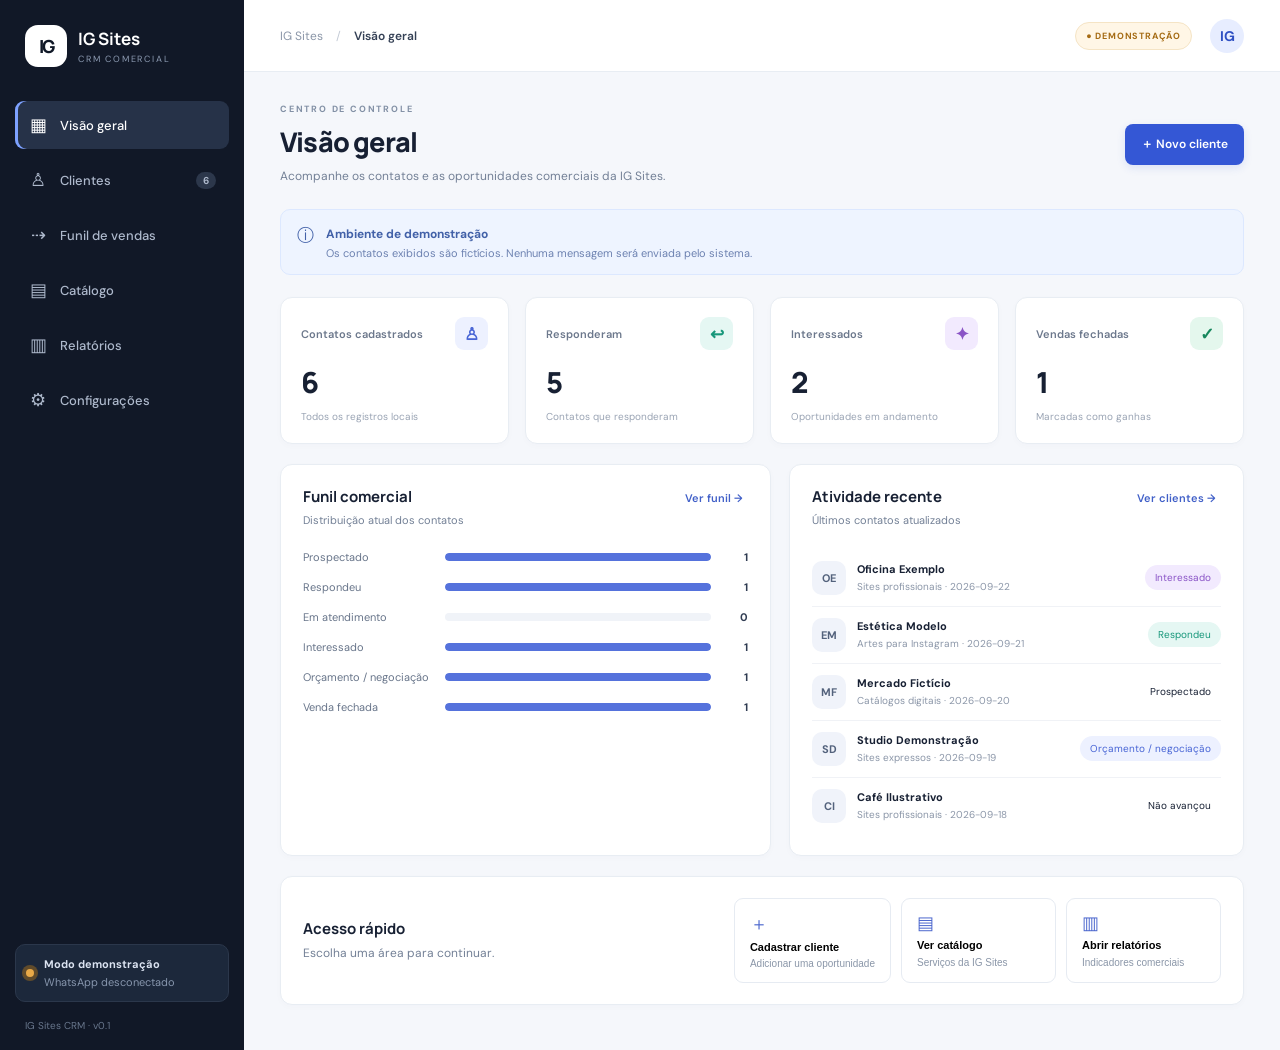
<file: index.html>
<!doctype html>
<html lang="pt-BR">
<head>
  <meta charset="utf-8">
  <meta name="viewport" content="width=device-width, initial-scale=1">
  <title>IG Sites CRM</title>
  <link rel="stylesheet" href="styles.css">
</head>
<body>
  <div class="app-shell">
    <aside class="sidebar" id="sidebar">
      <div class="brand">
        <div class="brand-mark">IG</div>
        <div><strong>IG Sites</strong><small>CRM COMERCIAL</small></div>
      </div>
      <nav class="nav">
        <button class="nav-link active" data-view="dashboard"><span>▦</span> Visão geral</button>
        <button class="nav-link" data-view="clients"><span>♙</span> Clientes <b id="nav-client-count">0</b></button>
        <button class="nav-link" data-view="pipeline"><span>⇢</span> Funil de vendas</button>
        <button class="nav-link" data-view="catalog"><span>▤</span> Catálogo</button>
        <button class="nav-link" data-view="reports"><span>▥</span> Relatórios</button>
        <button class="nav-link" data-view="settings"><span>⚙</span> Configurações</button>
      </nav>
      <div class="sidebar-bottom">
        <div class="connection"><i></i><div><strong>Modo demonstração</strong><small>WhatsApp desconectado</small></div></div>
        <small class="version">IG Sites CRM · v0.1</small>
      </div>
    </aside>

    <main class="main">
      <header class="topbar">
        <button class="mobile-menu" id="mobile-menu" aria-label="Abrir menu">☰</button>
        <div class="breadcrumbs">IG Sites <span>/</span> <strong id="page-crumb">Visão geral</strong></div>
        <div class="top-actions">
          <span class="demo-pill">● DEMONSTRAÇÃO</span>
          <div class="avatar">IG</div>
        </div>
      </header>

      <section class="view active" id="view-dashboard">
        <div class="page-heading">
          <div><p class="eyebrow">CENTRO DE CONTROLE</p><h1>Visão geral</h1><p class="muted">Acompanhe os contatos e as oportunidades comerciais da IG Sites.</p></div>
          <button class="primary-btn" data-open-add>＋ Novo cliente</button>
        </div>
        <div class="notice"><span>ⓘ</span><div><strong>Ambiente de demonstração</strong><p>Os contatos exibidos são fictícios. Nenhuma mensagem será enviada pelo sistema.</p></div></div>
        <div class="stats-grid">
          <article class="stat-card"><div class="stat-top"><span>Contatos cadastrados</span><span class="stat-icon blue">♙</span></div><strong id="stat-total">0</strong><small>Todos os registros locais</small></article>
          <article class="stat-card"><div class="stat-top"><span>Responderam</span><span class="stat-icon teal">↩</span></div><strong id="stat-replied">0</strong><small>Contatos que responderam</small></article>
          <article class="stat-card"><div class="stat-top"><span>Interessados</span><span class="stat-icon purple">✦</span></div><strong id="stat-interested">0</strong><small>Oportunidades em andamento</small></article>
          <article class="stat-card"><div class="stat-top"><span>Vendas fechadas</span><span class="stat-icon green">✓</span></div><strong id="stat-sales">0</strong><small>Marcadas como ganhas</small></article>
        </div>
        <div class="dashboard-grid">
          <article class="panel">
            <div class="panel-heading"><div><h2>Funil comercial</h2><p class="muted">Distribuição atual dos contatos</p></div><button class="text-btn" data-go="pipeline">Ver funil →</button></div>
            <div id="dashboard-funnel" class="funnel-bars"></div>
          </article>
          <article class="panel">
            <div class="panel-heading"><div><h2>Atividade recente</h2><p class="muted">Últimos contatos atualizados</p></div><button class="text-btn" data-go="clients">Ver clientes →</button></div>
            <div id="recent-list" class="recent-list"></div>
          </article>
        </div>
        <article class="panel quick-panel">
          <div><h2>Acesso rápido</h2><p class="muted">Escolha uma área para continuar.</p></div>
          <div class="quick-actions">
            <button data-open-add><span>＋</span><strong>Cadastrar cliente</strong><small>Adicionar uma oportunidade</small></button>
            <button data-go="catalog"><span>▤</span><strong>Ver catálogo</strong><small>Serviços da IG Sites</small></button>
            <button data-go="reports"><span>▥</span><strong>Abrir relatórios</strong><small>Indicadores comerciais</small></button>
          </div>
        </article>
      </section>

      <section class="view" id="view-clients">
        <div class="page-heading"><div><p class="eyebrow">CRM</p><h1>Clientes</h1><p class="muted">Consulte, cadastre e atualize suas oportunidades.</p></div><button class="primary-btn" data-open-add>＋ Novo cliente</button></div>
        <article class="panel">
          <div class="toolbar"><div class="searchbox"><span>⌕</span><input id="client-search" placeholder="Buscar empresa, telefone ou serviço..."></div><select id="stage-filter"><option value="">Todas as etapas</option></select></div>
          <div class="table-wrap"><table><thead><tr><th>Empresa / contato</th><th>Serviço</th><th>Etapa</th><th>Última atualização</th><th></th></tr></thead><tbody id="clients-table"></tbody></table></div>
          <div id="empty-clients" class="empty-state hidden">Nenhum cliente encontrado com esses filtros.</div>
        </article>
      </section>

      <section class="view" id="view-pipeline">
        <div class="page-heading"><div><p class="eyebrow">ACOMPANHAMENTO</p><h1>Funil de vendas</h1><p class="muted">Veja em que etapa cada oportunidade está.</p></div><button class="primary-btn" data-open-add>＋ Novo cliente</button></div>
        <div id="pipeline-board" class="pipeline-board"></div>
      </section>

      <section class="view" id="view-catalog">
        <div class="page-heading"><div><p class="eyebrow">VITRINE COMERCIAL</p><h1>Catálogo de serviços</h1><p class="muted">Serviços que o assistente poderá apresentar após serem revisados.</p></div></div>
        <div class="catalog-grid" id="catalog-grid"></div>
        <div class="notice"><span>✎</span><div><strong>Conteúdo inicial</strong><p>Revise descrições, escopo, preços e links antes de usar estas informações em atendimento real.</p></div></div>
      </section>

      <section class="view" id="view-reports">
        <div class="page-heading"><div><p class="eyebrow">ANÁLISE COMERCIAL</p><h1>Relatórios</h1><p class="muted">Indicadores calculados a partir dos contatos cadastrados neste navegador.</p></div><button class="secondary-btn" id="export-csv">⇩ Exportar CSV</button></div>
        <div class="stats-grid report-stats">
          <article class="stat-card"><div class="stat-top"><span>Taxa de resposta</span><span class="stat-icon teal">↩</span></div><strong id="report-response">0%</strong><small>Responderam ÷ abordados</small></article>
          <article class="stat-card"><div class="stat-top"><span>Taxa de interesse</span><span class="stat-icon purple">✦</span></div><strong id="report-interest">0%</strong><small>Interessados ÷ abordados</small></article>
          <article class="stat-card"><div class="stat-top"><span>Conversão em vendas</span><span class="stat-icon green">✓</span></div><strong id="report-conversion">0%</strong><small>Vendas ÷ abordados</small></article>
          <article class="stat-card"><div class="stat-top"><span>Valor registrado</span><span class="stat-icon blue">R$</span></div><strong id="report-revenue">R$ 0</strong><small>Soma das vendas informadas</small></article>
        </div>
        <div class="dashboard-grid">
          <article class="panel"><div class="panel-heading"><div><h2>Contatos por etapa</h2><p class="muted">Quantidade de clientes em cada status</p></div></div><div id="report-stages" class="funnel-bars"></div></article>
          <article class="panel"><div class="panel-heading"><div><h2>Resumo de qualidade dos dados</h2><p class="muted">Informações para revisar</p></div></div><div id="data-quality" class="quality-list"></div></article>
        </div>
        <p class="footnote">A taxa de resposta/interesse usa a quantidade de registros com empresa cadastrada como base nesta demonstração. Em produção, os cálculos deverão usar campanhas e períodos definidos, evitando comparar grupos incompletos.</p>
      </section>

      <section class="view" id="view-settings">
        <div class="page-heading"><div><p class="eyebrow">SISTEMA</p><h1>Configurações</h1><p class="muted">Estado atual do protótipo e próximos passos técnicos.</p></div></div>
        <article class="panel settings-panel">
          <h2>Conexões</h2>
          <div class="setting-row"><div><strong>WhatsApp Business Platform</strong><p class="muted">Ainda não conectado. Nenhuma mensagem é enviada.</p></div><span class="status-tag neutral">Desconectado</span></div>
          <div class="setting-row"><div><strong>Banco de dados remoto</strong><p class="muted">Os dados de teste ficam no armazenamento local deste navegador.</p></div><span class="status-tag neutral">Local</span></div>
          <div class="setting-row"><div><strong>Inteligência artificial</strong><p class="muted">Não configurada. O protótipo não gera respostas com IA.</p></div><span class="status-tag neutral">Desativada</span></div>
          <h2 class="settings-subtitle">Privacidade e dados</h2>
          <p class="muted">Não cadastre dados pessoais reais nesta versão de demonstração. Antes de produção, serão necessários autenticação, banco seguro, controle de acesso, política de retenção e configuração da integração oficial.</p>
          <button class="danger-btn" id="reset-demo">Restaurar dados fictícios</button>
        </article>
      </section>
    </main>
  </div>

  <dialog id="client-dialog">
    <form id="client-form" method="dialog">
      <div class="dialog-heading"><div><p class="eyebrow">NOVO REGISTRO</p><h2>Cadastrar cliente</h2></div><button type="button" class="close-btn" id="close-dialog" aria-label="Fechar">×</button></div>
      <label>Nome da empresa<input name="company" required maxlength="100" placeholder="Ex.: Oficina Exemplo"></label>
      <div class="form-row"><label>Telefone<input name="phone" placeholder="(41) 99999-9999" maxlength="30"></label><label>Segmento<input name="segment" placeholder="Ex.: Automotivo"></label></div>
      <label>Serviço de interesse<select name="service" id="service-select"></select></label>
      <div class="form-row"><label>Etapa<select name="stage" id="form-stage"></select></label><label>Origem<input name="source" placeholder="Ex.: Google Maps"></label></div>
      <label>Observações<textarea name="notes" rows="3" placeholder="Contexto da conversa, dúvidas ou próxima ação..."></textarea></label>
      <div class="dialog-actions"><button type="button" class="secondary-btn" id="cancel-dialog">Cancelar</button><button type="submit" class="primary-btn">Salvar cliente</button></div>
    </form>
  </dialog>
  <div id="toast" class="toast" role="status"></div>
  <script src="app.js"></script>
</body>
</html>
</file>
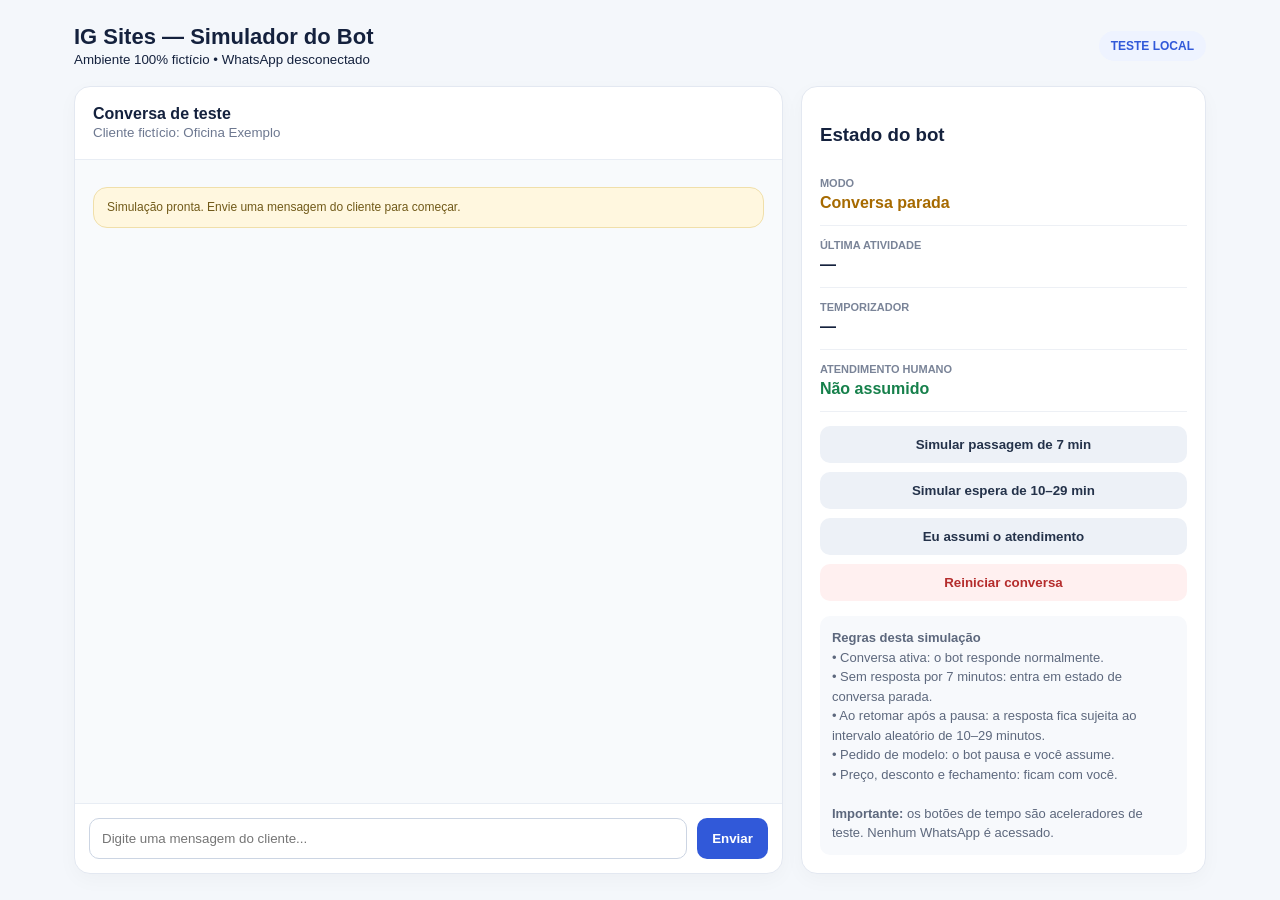
<file: simulador.html>
<!doctype html>
<html lang="pt-BR">
<head>
<meta charset="utf-8">
<meta name="viewport" content="width=device-width,initial-scale=1">
<title>IG Sites — Simulador do Bot</title>
<style>
*{box-sizing:border-box}body{margin:0;font-family:Arial,Helvetica,sans-serif;background:#f4f7fb;color:#14213d}
.wrap{max-width:1180px;margin:0 auto;padding:24px}.header{display:flex;justify-content:space-between;align-items:center;margin-bottom:18px}
.brand{font-weight:800;font-size:22px}.badge{background:#eef3ff;color:#3159d9;padding:8px 12px;border-radius:999px;font-size:12px;font-weight:700}
.grid{display:grid;grid-template-columns:1.4fr .8fr;gap:18px}.card{background:#fff;border:1px solid #e3e8f1;border-radius:16px;box-shadow:0 6px 20px #00000008}
.chat{min-height:650px;display:flex;flex-direction:column}.chat-head{padding:18px;border-bottom:1px solid #e8edf4}.chat-head strong{display:block}.chat-head small{color:#6d7890}
.messages{padding:18px;flex:1;overflow:auto;background:#f8fafc}.msg{max-width:78%;padding:11px 13px;border-radius:14px;margin:9px 0;line-height:1.45;white-space:pre-wrap}.client{background:#fff;border:1px solid #e1e6ee}.bot{background:#e9efff;margin-left:auto}.human{background:#e8f7ef;margin-left:auto}.system{max-width:100%;background:#fff7df;border:1px solid #f0dfaa;color:#715a19;font-size:12px}
.compose{display:flex;gap:10px;padding:14px;border-top:1px solid #e8edf4}.compose input{flex:1;padding:12px;border:1px solid #ccd5e3;border-radius:10px}.btn{border:0;border-radius:10px;padding:11px 15px;font-weight:700;cursor:pointer}.primary{background:#3159d9;color:#fff}.secondary{background:#edf1f7;color:#24324a}.danger{background:#fff0f0;color:#b52d2d}.side{padding:18px}.row{padding:13px 0;border-bottom:1px solid #edf0f5}.row:last-child{border-bottom:0}.label{font-size:11px;text-transform:uppercase;color:#7a8498;font-weight:700}.value{font-weight:700;margin-top:5px}.ok{color:#16804b}.warn{color:#a66a00}.red{color:#b52d2d}
.actions{display:grid;gap:9px;margin-top:14px}.actions button{width:100%}.rule{font-size:13px;line-height:1.5;color:#5d687d;margin-top:15px;background:#f7f9fc;padding:12px;border-radius:10px}
@media(max-width:800px){.grid{grid-template-columns:1fr}.chat{min-height:600px}.msg{max-width:90%}}
</style>
</head>
<body>
<div class="wrap">
  <div class="header">
    <div><div class="brand">IG Sites — Simulador do Bot</div><small>Ambiente 100% fictício • WhatsApp desconectado</small></div>
    <div class="badge">TESTE LOCAL</div>
  </div>

  <div class="grid">
    <section class="card chat">
      <div class="chat-head"><strong>Conversa de teste</strong><small>Cliente fictício: Oficina Exemplo</small></div>
      <div id="messages" class="messages"></div>
      <div class="compose">
        <input id="input" placeholder="Digite uma mensagem do cliente..." autocomplete="off">
        <button class="btn primary" id="send">Enviar</button>
      </div>
    </section>

    <aside class="card side">
      <h3>Estado do bot</h3>
      <div class="row"><div class="label">Modo</div><div id="mode" class="value">Aguardando mensagem</div></div>
      <div class="row"><div class="label">Última atividade</div><div id="last" class="value">—</div></div>
      <div class="row"><div class="label">Temporizador</div><div id="timer" class="value">—</div></div>
      <div class="row"><div class="label">Atendimento humano</div><div id="human" class="value ok">Não assumido</div></div>

      <div class="actions">
        <button class="btn secondary" id="fast">Simular passagem de 7 min</button>
        <button class="btn secondary" id="wait">Simular espera de 10–29 min</button>
        <button class="btn secondary" id="humanBtn">Eu assumi o atendimento</button>
        <button class="btn danger" id="reset">Reiniciar conversa</button>
      </div>

      <div class="rule">
        <strong>Regras desta simulação</strong><br>
        • Conversa ativa: o bot responde normalmente.<br>
        • Sem resposta por 7 minutos: entra em estado de conversa parada.<br>
        • Ao retomar após a pausa: a resposta fica sujeita ao intervalo aleatório de 10–29 minutos.<br>
        • Pedido de modelo: o bot pausa e você assume.<br>
        • Preço, desconto e fechamento: ficam com você.<br><br>
        <strong>Importante:</strong> os botões de tempo são aceleradores de teste. Nenhum WhatsApp é acessado.
      </div>
    </aside>
  </div>
</div>

<script>
const messages=document.getElementById('messages');
const input=document.getElementById('input');
const mode=document.getElementById('mode');
const last=document.getElementById('last');
const timer=document.getElementById('timer');
const human=document.getElementById('human');

let active=false, assumed=false, lastAt=null, waiting=false, waitMin=null;

function add(text,type){
  const d=document.createElement('div');
  d.className='msg '+type;
  d.textContent=text;
  messages.appendChild(d);
  messages.scrollTop=messages.scrollHeight;
}
function setState(){
  if(assumed){mode.textContent='Atendimento humano'; mode.className='value red'; human.textContent='Assumido por você'; human.className='value red'; timer.textContent='Pausado'; return;}
  human.textContent='Não assumido'; human.className='value ok';
  if(waiting){mode.textContent='Aguardando intervalo';mode.className='value warn';timer.textContent='10–29 minutos';}
  else if(active){mode.textContent='Conversa ativa';mode.className='value ok';timer.textContent='Até 7 minutos de inatividade';}
  else{mode.textContent='Conversa parada';mode.className='value warn';timer.textContent='—';}
}
function botReply(text){
  if(assumed){add('Mensagem recebida, mas o bot está pausado porque você assumiu o atendimento.','system');return;}
  const t=text.toLowerCase();
  if(t.includes('modelo')||t.includes('exemplo')||t.includes('portfólio')||t.includes('site demonstr')){
    assumed=true; waiting=false; add('O cliente pediu um modelo. O bot pausou este contato para você assumir.','system'); setState(); return;
  }
  if(t.includes('preço')||t.includes('valor')||t.includes('desconto')||t.includes('quanto custa')){
    add('Essa parte fica para você. O bot não negocia preços, descontos ou fechamento.','system'); assumed=true; setState(); return;
  }
  if(waiting){
    add('Olá! Posso te explicar como funciona o site para o seu negócio.','bot');
    waiting=false; active=true; lastAt=Date.now(); setState(); return;
  }
  add('Entendi! Posso te explicar como funciona o serviço da IG Sites e tirar suas dúvidas.','bot');
  active=true; lastAt=Date.now(); setState();
}
function send(){
  const text=input.value.trim(); if(!text)return;
  add(text,'client'); input.value='';
  last.textContent='agora';
  if(!active && !waiting && !assumed){active=true;setState();}
  botReply(text);
}
document.getElementById('send').onclick=send;
input.addEventListener('keydown',e=>{if(e.key==='Enter')send()});
document.getElementById('fast').onclick=()=>{
  if(assumed)return;
  active=false; waiting=false;
  add('7 minutos se passaram sem nova resposta. A conversa foi considerada parada.','system');
  setState();
};
document.getElementById('wait').onclick=()=>{
  if(assumed)return;
  waiting=true; active=false; waitMin=Math.floor(Math.random()*20)+10;
  add('Simulação: o próximo retorno do bot aguardaria aproximadamente '+waitMin+' minutos.','system');
  setState();
};
document.getElementById('humanBtn').onclick=()=>{
  assumed=true; waiting=false; active=false;
  add('Você assumiu o atendimento. O bot ficará pausado neste contato.','human');
  setState();
};
document.getElementById('reset').onclick=()=>{
  assumed=false;active=false;waiting=false;lastAt=null;messages.innerHTML='';
  add('Simulação reiniciada. Envie uma mensagem como se fosse o cliente.','system');
  last.textContent='—';setState();
};
add('Simulação pronta. Envie uma mensagem do cliente para começar.','system');
setState();
</script>
</body>
</html>
</file>
<file: styles.css>
@import url('https://fonts.googleapis.com/css2?family=DM+Sans:wght@400;500;600;700&family=Manrope:wght@500;600;700;800&display=swap');
:root{--ink:#172033;--muted:#738096;--line:#e8edf3;--bg:#f5f7fb;--blue:#3457d5;--blue-dark:#2545b7;--green:#16875d;--sidebar:#111827}
*{box-sizing:border-box}body{margin:0;background:var(--bg);color:var(--ink);font-family:'DM Sans',Arial,sans-serif;font-size:14px}.app-shell{min-height:100vh;display:flex}.sidebar{width:244px;background:var(--sidebar);color:#dbe3f1;display:flex;flex-direction:column;padding:25px 15px 18px;flex-shrink:0}.brand{display:flex;align-items:center;gap:11px;padding:0 10px 34px}.brand-mark{height:42px;width:42px;border-radius:13px;background:#fff;color:#101827;display:grid;place-items:center;font:800 18px Manrope;letter-spacing:-2px}.brand strong{display:block;color:white;font:700 17px Manrope}.brand small{display:block;color:#8c9ab1;font-size:9px;letter-spacing:1.8px;margin-top:3px}.nav{display:grid;gap:7px}.nav-link{border:0;background:transparent;color:#aeb9cc;text-align:left;padding:12px 13px;border-radius:9px;display:flex;align-items:center;gap:12px;font:500 13px 'DM Sans';cursor:pointer}.nav-link span{font-size:18px;width:20px;text-align:center}.nav-link b{margin-left:auto;background:#2c374b;border-radius:20px;padding:2px 7px;font-size:10px}.nav-link:hover,.nav-link.active{background:#263248;color:#fff}.nav-link.active{box-shadow:inset 3px 0 #7da1ff}.sidebar-bottom{margin-top:auto}.connection{display:flex;gap:10px;align-items:center;background:#1c283b;border:1px solid #2b374b;border-radius:10px;padding:12px 10px}.connection i{height:8px;width:8px;background:#e9aa48;border-radius:50%;box-shadow:0 0 0 4px #604b2b}.connection strong,.connection small{display:block;font-size:11px}.connection small{color:#8796ad;margin-top:4px}.version{display:block;color:#68768c;font-size:10px;margin:17px 10px 0}.main{min-width:0;flex:1}.topbar{height:72px;background:#fff;border-bottom:1px solid var(--line);display:flex;align-items:center;justify-content:space-between;padding:0 36px}.breadcrumbs{color:#8b96a8;font-size:12px}.breadcrumbs span{padding:0 10px;color:#c3cad5}.breadcrumbs strong{color:#344055;font-weight:600}.top-actions{display:flex;align-items:center;gap:18px}.demo-pill{font-size:9px;letter-spacing:.8px;font-weight:700;color:#a56b14;background:#fff6e6;border:1px solid #f5e4c5;padding:7px 10px;border-radius:20px}.avatar{height:34px;width:34px;background:#e7edff;color:#2f50c3;border-radius:50%;display:grid;place-items:center;font-weight:700}.view{display:none;padding:31px 36px 45px;max-width:1500px;margin:auto}.view.active{display:block}.page-heading{display:flex;justify-content:space-between;align-items:center;gap:20px;margin-bottom:24px}.eyebrow{font-size:9px;letter-spacing:1.8px;color:#8290a5;font-weight:700;margin:0 0 8px}.page-heading h1{font:800 27px Manrope;margin:0;letter-spacing:-.8px}.muted{color:var(--muted);margin:7px 0 0;line-height:1.5;font-size:12px}.primary-btn,.secondary-btn,.danger-btn{border:1px solid transparent;border-radius:8px;padding:11px 15px;font:600 12px 'DM Sans';cursor:pointer;white-space:nowrap}.primary-btn{background:var(--blue);color:white;box-shadow:0 3px 8px #3457d522}.primary-btn:hover{background:var(--blue-dark)}.secondary-btn{background:#fff;border-color:#dce3ed;color:#43516a}.danger-btn{background:#fff5f4;color:#bd3f3b;border-color:#f5d6d4;margin-top:15px}.notice{display:flex;align-items:flex-start;gap:12px;padding:14px 16px;background:#eef4ff;border:1px solid #dce8ff;border-radius:10px;color:#4261a8;margin-bottom:22px}.notice>span{font-size:17px}.notice strong{font-size:12px}.notice p{font-size:11px;margin:4px 0 0;color:#6d82b1}.stats-grid{display:grid;grid-template-columns:repeat(4,minmax(0,1fr));gap:16px;margin-bottom:20px}.stat-card,.panel{background:#fff;border:1px solid var(--line);border-radius:12px;box-shadow:0 2px 7px #25385805}.stat-card{padding:19px 20px}.stat-top{display:flex;align-items:center;justify-content:space-between;color:#6c788c;font-size:11px;font-weight:600}.stat-icon{height:33px;width:33px;display:grid;place-items:center;border-radius:9px;font-size:17px}.blue{background:#edf1ff;color:#4764d5}.teal{background:#e5f7f3;color:#17977a}.purple{background:#f2eafe;color:#8a54c6}.green{background:#e4f7ed;color:#16875d}.stat-card>strong{display:block;font:800 29px Manrope;letter-spacing:-1px;margin:12px 0 4px}.stat-card>small{color:#9aa4b4;font-size:10px}.dashboard-grid{display:grid;grid-template-columns:1.08fr 1fr;gap:18px;margin-bottom:20px}.panel{padding:21px 22px;min-width:0}.panel-heading{display:flex;justify-content:space-between;align-items:flex-start;gap:12px;margin-bottom:21px}.panel h2{font:700 15px Manrope;margin:0}.panel-heading .muted{margin-top:5px;font-size:11px}.text-btn{background:transparent;border:0;color:#4160c8;font:600 11px 'DM Sans';cursor:pointer;padding:5px}.funnel-bars{display:grid;gap:16px}.funnel-row{display:grid;grid-template-columns:130px 1fr 25px;align-items:center;gap:12px;font-size:11px;color:#68758a}.bar-track{height:8px;background:#f0f3f8;border-radius:20px;overflow:hidden}.bar-fill{height:100%;border-radius:20px;background:#5572dc}.funnel-row strong{text-align:right;font-size:11px;color:#303c52}.recent-list{display:grid}.recent-item{display:flex;align-items:center;gap:11px;padding:11px 0;border-bottom:1px solid #f0f2f6}.recent-item:last-child{border:0}.company-avatar{height:34px;width:34px;border-radius:10px;background:#f0f3fa;color:#53627c;display:grid;place-items:center;font-weight:700;font-size:11px;flex-shrink:0}.recent-info{min-width:0;flex:1}.recent-info strong{display:block;font-size:11px;white-space:nowrap;overflow:hidden;text-overflow:ellipsis}.recent-info small{display:block;color:#8b96a8;font-size:10px;margin-top:4px}.quick-panel{display:flex;align-items:center;justify-content:space-between;gap:25px}.quick-panel .muted{margin-top:5px}.quick-actions{display:flex;gap:10px}.quick-actions button{display:grid;text-align:left;gap:5px;background:#fff;border:1px solid #e6ebf2;border-radius:9px;padding:13px 15px;min-width:155px;cursor:pointer}.quick-actions button:hover{border-color:#b8c7f3;background:#f9faff}.quick-actions span{color:#4d68ce;font-size:18px}.quick-actions strong{font-size:11px}.quick-actions small{font-size:10px;color:#8a96a8}.toolbar{display:flex;justify-content:space-between;gap:12px;margin-bottom:18px}.searchbox{display:flex;align-items:center;gap:9px;border:1px solid #e1e7ef;border-radius:8px;padding:0 12px;width:min(390px,100%);height:39px;color:#8794a7}.searchbox input{border:0;outline:0;font:12px 'DM Sans';width:100%;color:var(--ink)}select{border:1px solid #e1e7ef;border-radius:8px;padding:0 12px;background:#fff;color:#4e5a70;font:12px 'DM Sans';min-height:39px;max-width:100%}.table-wrap{overflow:auto}table{width:100%;border-collapse:collapse;white-space:nowrap}th{text-align:left;color:#8994a6;font-size:10px;font-weight:600;padding:12px 13px;border-bottom:1px solid #edf0f5}td{padding:14px 13px;border-bottom:1px solid #f0f2f6;font-size:11px;color:#526078}tbody tr:last-child td{border-bottom:0}.table-company{display:flex;align-items:center;gap:10px}.table-company strong{display:block;color:#2a3549;font-size:11px}.table-company small{display:block;color:#929daf;font-size:10px;margin-top:4px}.stage-select{min-height:29px;padding:0 8px;border-radius:20px;font-size:10px;border-color:#e8edf4}.icon-btn{border:0;background:#f2f5fb;color:#64728a;border-radius:7px;padding:7px 9px;cursor:pointer}.empty-state{text-align:center;color:#8793a6;padding:35px}.hidden{display:none!important}.pipeline-board{display:grid;grid-template-columns:repeat(4,minmax(210px,1fr));gap:13px;overflow-x:auto;padding-bottom:8px}.pipeline-column{background:#eef1f6;border:1px solid #e5eaf1;border-radius:11px;padding:12px;min-height:260px}.column-head{display:flex;align-items:center;justify-content:space-between;margin:3px 2px 13px;font-weight:700;font-size:11px}.column-head span:last-child{background:#fff;border-radius:20px;padding:3px 7px;color:#718096}.lead-card{background:#fff;border:1px solid #e5eaf1;border-radius:9px;padding:13px;margin-bottom:9px;box-shadow:0 2px 4px #17203306}.lead-card strong{font-size:12px}.lead-card p{font-size:10px;color:#8792a4;margin:7px 0 12px}.lead-card select{width:100%;min-height:30px;font-size:10px}.catalog-grid{display:grid;grid-template-columns:repeat(3,minmax(0,1fr));gap:16px;margin-bottom:20px}.service-card{background:#fff;border:1px solid var(--line);border-radius:12px;padding:22px}.service-icon{height:43px;width:43px;border-radius:12px;background:#edf1ff;color:#4864d1;display:grid;place-items:center;font-size:21px;margin-bottom:17px}.service-card h3{font:700 15px Manrope;margin:0 0 9px}.service-card p{font-size:11px;color:#7a879b;line-height:1.6;min-height:54px}.service-card .service-note{font-size:10px;color:#a0a9b7;border-top:1px solid #eff2f6;padding-top:12px;margin-top:15px}.quality-list{display:grid;gap:15px}.quality-row{display:flex;align-items:center;justify-content:space-between;font-size:11px;color:#68758a}.quality-row strong{color:#2c3850}.footnote{font-size:10px;line-height:1.6;color:#8a96a8;margin:16px 2px}.settings-panel{max-width:850px}.setting-row{display:flex;justify-content:space-between;gap:20px;align-items:center;padding:17px 0;border-bottom:1px solid #edf0f5}.setting-row strong{font-size:12px}.setting-row p{font-size:11px}.status-tag{font-size:10px;padding:6px 10px;border-radius:20px;white-space:nowrap}.status-tag.neutral{background:#f0f2f6;color:#7c8798}.settings-subtitle{margin-top:28px!important}.settings-panel>p{max-width:650px;font-size:12px;line-height:1.7}dialog{border:0;border-radius:15px;padding:0;width:min(540px,calc(100% - 28px));box-shadow:0 25px 90px #10182844}dialog::backdrop{background:#10182880;backdrop-filter:blur(3px)}#client-form{padding:25px}.dialog-heading{display:flex;justify-content:space-between;align-items:flex-start;margin-bottom:22px}.dialog-heading h2{font:800 22px Manrope;margin:0}.close-btn{border:0;background:#f1f3f7;border-radius:8px;width:32px;height:32px;font-size:22px;color:#647087;cursor:pointer}label{display:grid;gap:7px;font-size:11px;font-weight:600;color:#58657a;margin-bottom:15px}input,textarea{font:12px 'DM Sans';color:#26334a;border:1px solid #dfe5ee;border-radius:8px;padding:11px 12px;outline:0;width:100%}input:focus,textarea:focus,select:focus{border-color:#8da3ed;box-shadow:0 0 0 3px #4262d211}textarea{resize:vertical}.form-row{display:grid;grid-template-columns:1fr 1fr;gap:13px}.dialog-actions{display:flex;justify-content:flex-end;gap:9px;margin-top:20px}.toast{position:fixed;right:25px;bottom:24px;background:#172033;color:#fff;padding:13px 18px;border-radius:9px;box-shadow:0 8px 30px #10182833;font-size:12px;opacity:0;transform:translateY(10px);pointer-events:none;transition:.2s;z-index:10}.toast.show{opacity:1;transform:translateY(0)}.mobile-menu{display:none;border:0;background:transparent;font-size:20px;color:#44516a}
@media(max-width:1100px){.view{padding:26px 24px}.topbar{padding:0 24px}.stats-grid{gap:10px}.stat-card{padding:16px}.dashboard-grid{grid-template-columns:1fr}.quick-panel{align-items:flex-start;flex-direction:column}.quick-actions{width:100%;flex-wrap:wrap}.quick-actions button{flex:1}.catalog-grid{grid-template-columns:repeat(2,minmax(0,1fr))}.pipeline-board{grid-template-columns:repeat(4,230px)}}
@media(max-width:720px){.sidebar{position:fixed;z-index:20;left:-260px;top:0;bottom:0;transition:left .2s;box-shadow:10px 0 30px #10182822}.sidebar.open{left:0}.topbar{height:62px;padding:0 16px}.mobile-menu{display:block}.breadcrumbs{margin-right:auto;margin-left:12px}.demo-pill{display:none}.view{padding:23px 15px 35px}.page-heading{align-items:flex-start}.page-heading h1{font-size:23px}.page-heading>.primary-btn,.page-heading>.secondary-btn{padding:10px;font-size:11px}.stats-grid{grid-template-columns:repeat(2,minmax(0,1fr));gap:10px}.stat-card{padding:14px}.stat-card>strong{font-size:25px}.stat-top{font-size:10px}.stat-icon{height:28px;width:28px}.dashboard-grid{gap:12px}.panel{padding:17px 14px}.funnel-row{grid-template-columns:105px 1fr 20px;gap:7px;font-size:10px}.toolbar{flex-direction:column}.searchbox{width:100%}.catalog-grid{grid-template-columns:1fr}.service-card p{min-height:0}.quick-actions{display:grid;grid-template-columns:1fr 1fr}.quick-actions button{min-width:0;padding:11px}.form-row{grid-template-columns:1fr;gap:0}.setting-row{align-items:flex-start;flex-direction:column;gap:9px}.page-heading .muted{max-width:250px}.report-stats .stat-card>strong{font-size:23px}}
</file>
